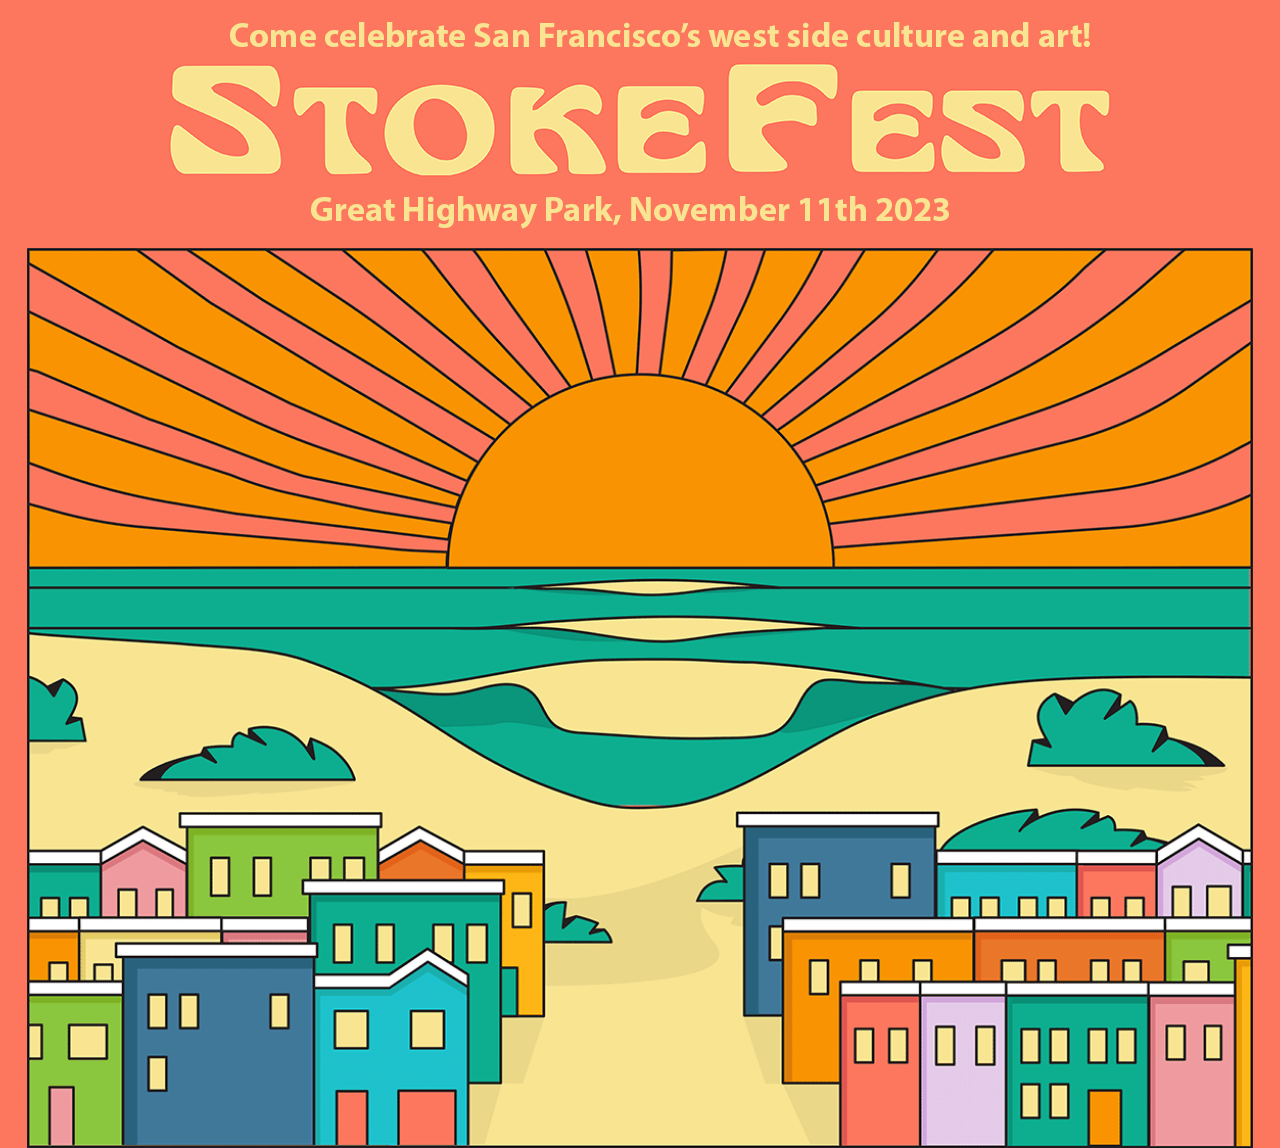
<file: publicCopy/index.html>
<!DOCTYPE html>
<html lang="en">

<head>
  <link rel="stylesheet" type="text/css" href="style.css">
  <link href="//cdn-images.mailchimp.com/embedcode/classic-071822.css" rel="stylesheet" type="text/css">
  <meta charset="utf-8" />
  <script id="mcjs">
    ! function(c, h, i, m, p) {
      m = c.createElement(h), p = c.getElementsByTagName(h)[0], m.async = 1, m.src = i, p.parentNode.insertBefore(m, p)
    }(document, "script", "https://chimpstatic.com/mcjs-connected/js/users/99fc838af5365e1ae5c59e791/aec4f25561f255664c231be29.js");
  </script>
</head>

<body>
  <div class="content">
    <div class="header">
      <img src="stokefesttitle.png">
    </div>
    <div class="sunset-image"> </div>
  </div>
</body>

</html>
</file>
<file: publicCopy/style.css>
body,
html {
  margin: 0;
  padding: 0;
  background-color: #fd765e;
}

.content {
  display: flex;
  flex-direction: column;
  align-items: center;
  justify-content: center;
}

.header img {
  width: 100%;
  height: auto;
}

.sunset-image {
  background: url("sunset-crop.png");
  background-position: center;
  background-repeat: no-repeat;

  background-size: auto 100%;
  position: bottom;
  height: 100vh;
  width: 100vw;
}

#mc_embed_signup {
  border-radius: 25px;
  padding-top: 1px;
  background: #fff;
  clear: left;
  font: 10px Helvetica, Arial, sans-serif;
  width: 600px;
  margin: 0 auto;
  margin-top: 40px;
}
</file>
